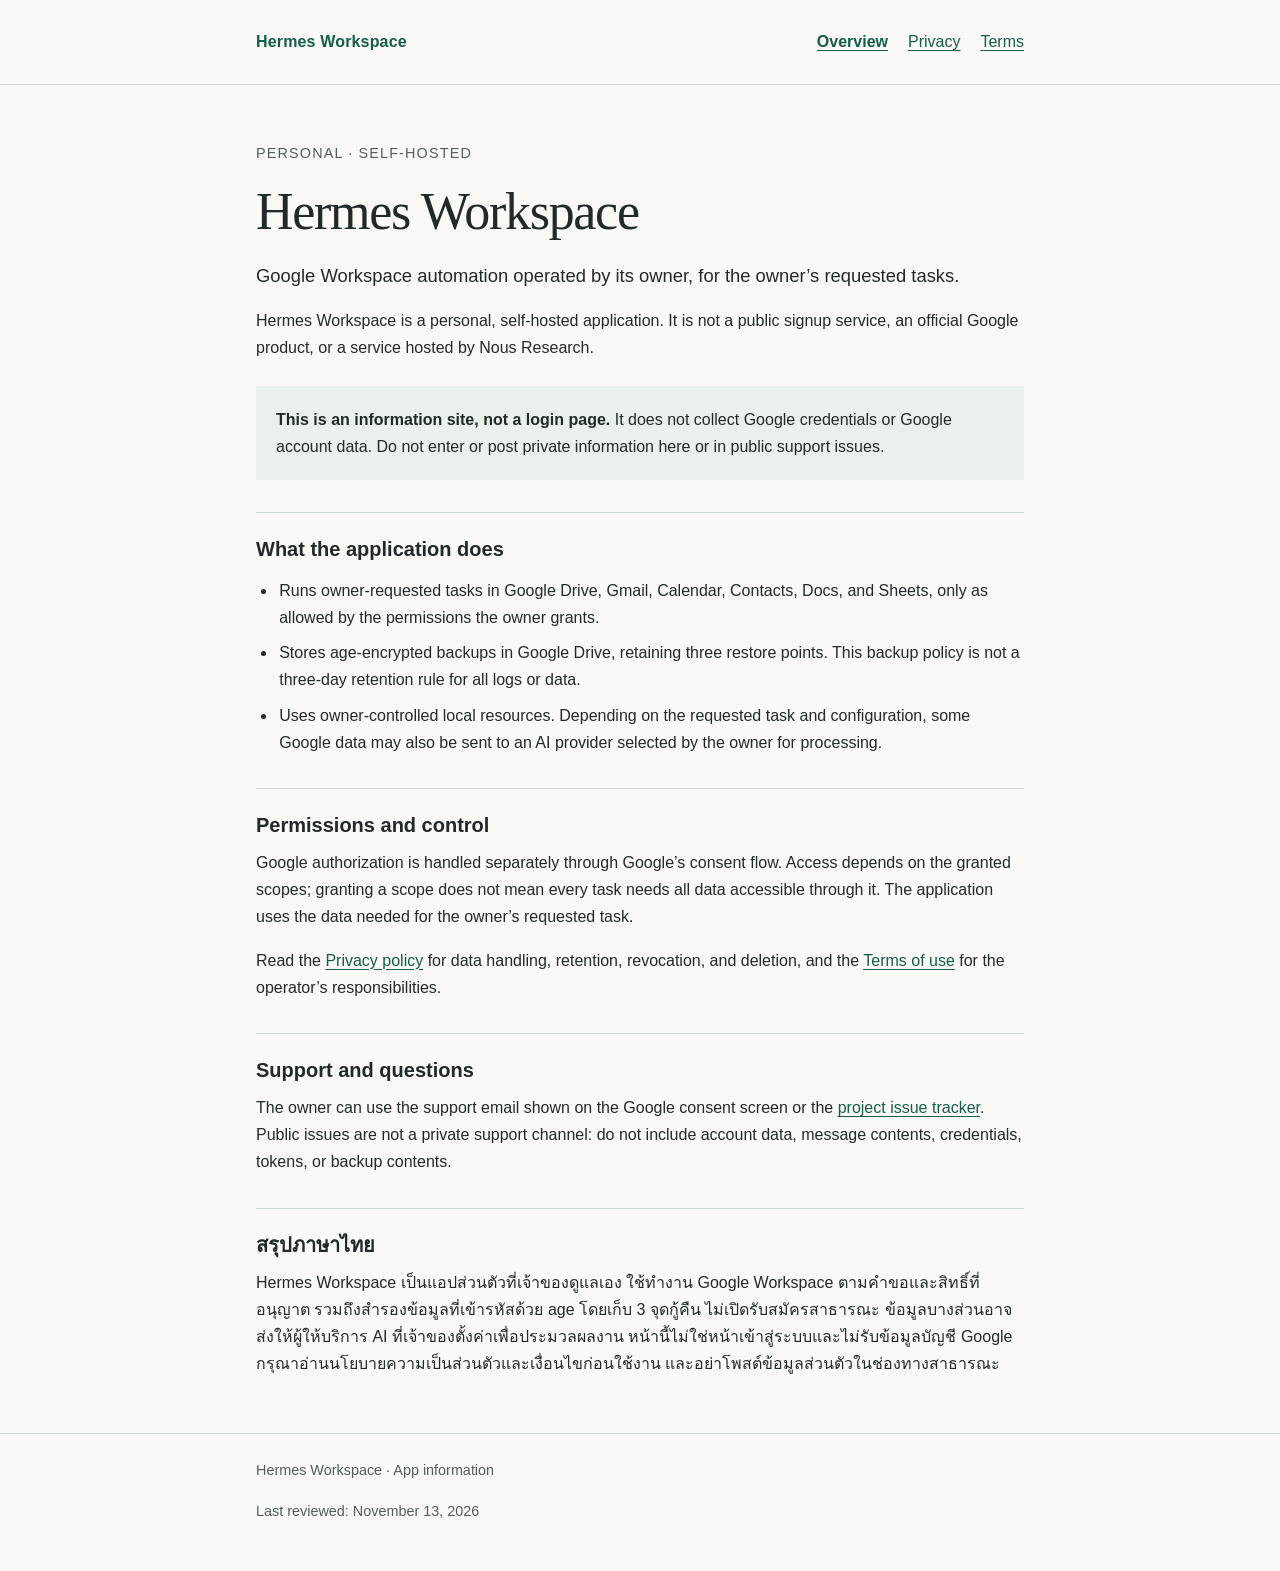
<file: index.html>
<!doctype html>
<html lang="en">
<head>
  <meta charset="utf-8">
  <meta name="viewport" content="width=device-width, initial-scale=1">
  <meta name="description" content="Hermes Workspace: personal, self-hosted Google Workspace automation and encrypted Drive backups.">
  <meta name="referrer" content="no-referrer">
  <title>Hermes Workspace — App information</title>
  <link rel="stylesheet" href="style.css">
</head>
<body>
<a class="skip" href="#main">Skip to content</a>
<header><div class="wrap header-inner">
  <a class="brand" href="index.html">Hermes Workspace</a>
  <nav aria-label="Main navigation"><a href="index.html" aria-current="page">Overview</a><a href="privacy.html">Privacy</a><a href="terms.html">Terms</a></nav>
</div></header>
<main class="wrap" id="main">
  <p class="kicker">Personal · Self-hosted</p>
  <h1>Hermes Workspace</h1>
  <p class="lead">Google Workspace automation operated by its owner, for the owner’s requested tasks.</p>
  <p>Hermes Workspace is a personal, self-hosted application. It is not a public signup service, an official Google product, or a service hosted by Nous Research.</p>
  <div class="notice"><p><strong>This is an information site, not a login page.</strong> It does not collect Google credentials or Google account data. Do not enter or post private information here or in public support issues.</p></div>
  <section aria-labelledby="functions"><h2 id="functions">What the application does</h2>
    <ul>
      <li>Runs owner-requested tasks in Google Drive, Gmail, Calendar, Contacts, Docs, and Sheets, only as allowed by the permissions the owner grants.</li>
      <li>Stores age-encrypted backups in Google Drive, retaining three restore points. This backup policy is not a three-day retention rule for all logs or data.</li>
      <li>Uses owner-controlled local resources. Depending on the requested task and configuration, some Google data may also be sent to an AI provider selected by the owner for processing.</li>
    </ul>
  </section>
  <section aria-labelledby="permissions"><h2 id="permissions">Permissions and control</h2>
    <p>Google authorization is handled separately through Google’s consent flow. Access depends on the granted scopes; granting a scope does not mean every task needs all data accessible through it. The application uses the data needed for the owner’s requested task.</p>
    <p>Read the <a href="privacy.html">Privacy policy</a> for data handling, retention, revocation, and deletion, and the <a href="terms.html">Terms of use</a> for the operator’s responsibilities.</p>
  </section>
  <section aria-labelledby="support"><h2 id="support">Support and questions</h2>
    <p>The owner can use the support email shown on the Google consent screen or the <a href="https://github.com/starlink2569/hermes-workspace-app-info/issues" rel="noreferrer">project issue tracker</a>. Public issues are not a private support channel: do not include account data, message contents, credentials, tokens, or backup contents.</p>
  </section>
  <section lang="th" aria-labelledby="thai"><h2 id="thai">สรุปภาษาไทย</h2>
    <p>Hermes Workspace เป็นแอปส่วนตัวที่เจ้าของดูแลเอง ใช้ทำงาน Google Workspace ตามคำขอและสิทธิ์ที่อนุญาต รวมถึงสำรองข้อมูลที่เข้ารหัสด้วย age โดยเก็บ 3 จุดกู้คืน ไม่เปิดรับสมัครสาธารณะ ข้อมูลบางส่วนอาจส่งให้ผู้ให้บริการ AI ที่เจ้าของตั้งค่าเพื่อประมวลผลงาน หน้านี้ไม่ใช่หน้าเข้าสู่ระบบและไม่รับข้อมูลบัญชี Google กรุณาอ่านนโยบายความเป็นส่วนตัวและเงื่อนไขก่อนใช้งาน และอย่าโพสต์ข้อมูลส่วนตัวในช่องทางสาธารณะ</p>
  </section>
</main>
<footer><div class="wrap"><p>Hermes Workspace · App information</p><p class="reviewed">Last reviewed: <time datetime="2026-11-13">November 13, 2026</time></p></div></footer>
</body>
</html>
</file>
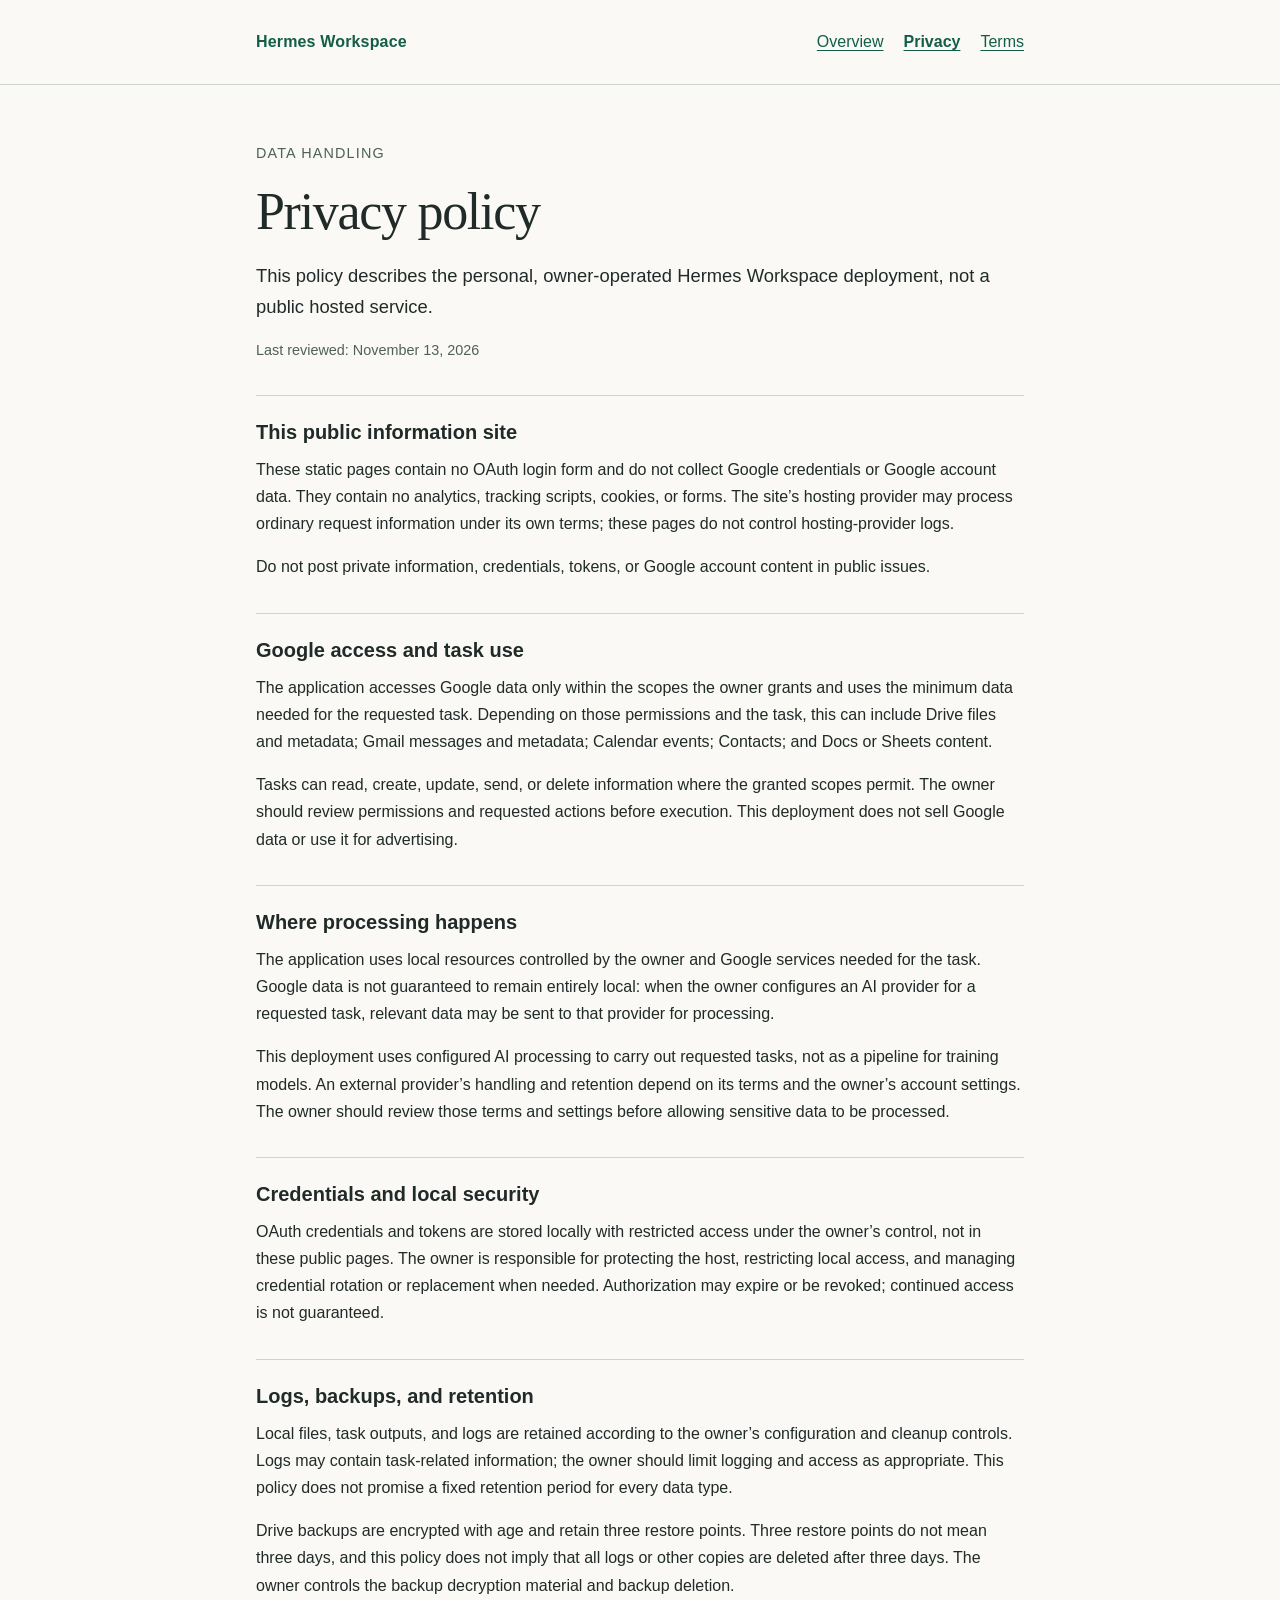
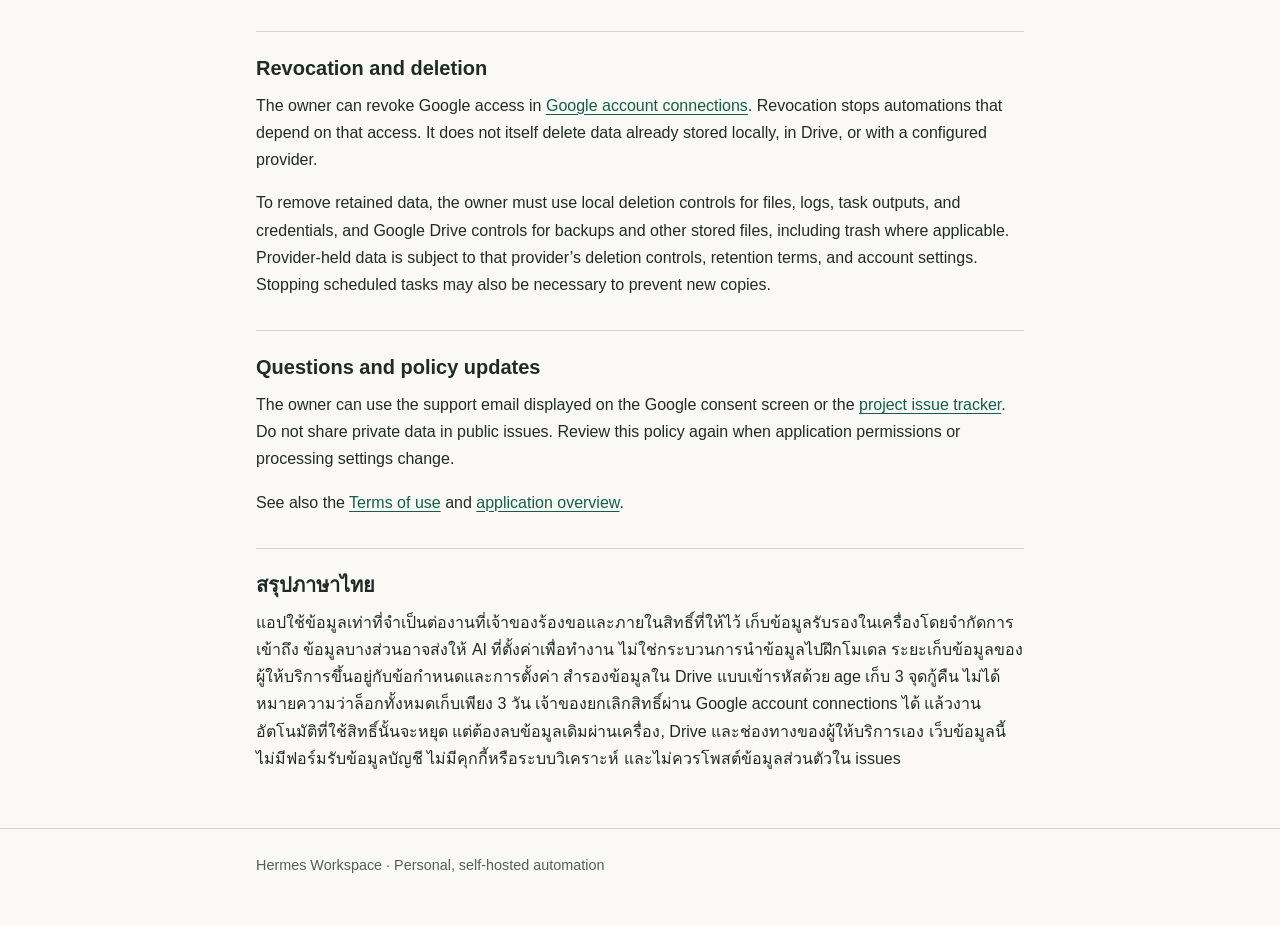
<file: privacy.html>
<!doctype html>
<html lang="en">
<head>
  <meta charset="utf-8">
  <meta name="viewport" content="width=device-width, initial-scale=1">
  <meta name="description" content="Data access, processing, retention, and owner controls for the personal Hermes Workspace application.">
  <meta name="referrer" content="no-referrer">
  <title>Privacy policy — Hermes Workspace</title>
  <link rel="stylesheet" href="style.css">
</head>
<body>
<a class="skip" href="#main">Skip to content</a>
<header><div class="wrap header-inner">
  <a class="brand" href="index.html">Hermes Workspace</a>
  <nav aria-label="Main navigation"><a href="index.html">Overview</a><a href="privacy.html" aria-current="page">Privacy</a><a href="terms.html">Terms</a></nav>
</div></header>
<main class="wrap" id="main">
  <p class="kicker">Data handling</p>
  <h1>Privacy policy</h1>
  <p class="lead">This policy describes the personal, owner-operated Hermes Workspace deployment, not a public hosted service.</p>
  <p class="reviewed">Last reviewed: <time datetime="2026-11-13">November 13, 2026</time></p>
  <section aria-labelledby="site"><h2 id="site">This public information site</h2>
    <p>These static pages contain no OAuth login form and do not collect Google credentials or Google account data. They contain no analytics, tracking scripts, cookies, or forms. The site’s hosting provider may process ordinary request information under its own terms; these pages do not control hosting-provider logs.</p>
    <p>Do not post private information, credentials, tokens, or Google account content in public issues.</p>
  </section>
  <section aria-labelledby="access"><h2 id="access">Google access and task use</h2>
    <p>The application accesses Google data only within the scopes the owner grants and uses the minimum data needed for the requested task. Depending on those permissions and the task, this can include Drive files and metadata; Gmail messages and metadata; Calendar events; Contacts; and Docs or Sheets content.</p>
    <p>Tasks can read, create, update, send, or delete information where the granted scopes permit. The owner should review permissions and requested actions before execution. This deployment does not sell Google data or use it for advertising.</p>
  </section>
  <section aria-labelledby="processing"><h2 id="processing">Where processing happens</h2>
    <p>The application uses local resources controlled by the owner and Google services needed for the task. Google data is not guaranteed to remain entirely local: when the owner configures an AI provider for a requested task, relevant data may be sent to that provider for processing.</p>
    <p>This deployment uses configured AI processing to carry out requested tasks, not as a pipeline for training models. An external provider’s handling and retention depend on its terms and the owner’s account settings. The owner should review those terms and settings before allowing sensitive data to be processed.</p>
  </section>
  <section aria-labelledby="credentials"><h2 id="credentials">Credentials and local security</h2>
    <p>OAuth credentials and tokens are stored locally with restricted access under the owner’s control, not in these public pages. The owner is responsible for protecting the host, restricting local access, and managing credential rotation or replacement when needed. Authorization may expire or be revoked; continued access is not guaranteed.</p>
  </section>
  <section aria-labelledby="retention"><h2 id="retention">Logs, backups, and retention</h2>
    <p>Local files, task outputs, and logs are retained according to the owner’s configuration and cleanup controls. Logs may contain task-related information; the owner should limit logging and access as appropriate. This policy does not promise a fixed retention period for every data type.</p>
    <p>Drive backups are encrypted with age and retain three restore points. Three restore points do not mean three days, and this policy does not imply that all logs or other copies are deleted after three days. The owner controls the backup decryption material and backup deletion.</p>
  </section>
  <section aria-labelledby="controls"><h2 id="controls">Revocation and deletion</h2>
    <p>The owner can revoke Google access in <a href="https://myaccount.google.com/connections" rel="noreferrer">Google account connections</a>. Revocation stops automations that depend on that access. It does not itself delete data already stored locally, in Drive, or with a configured provider.</p>
    <p>To remove retained data, the owner must use local deletion controls for files, logs, task outputs, and credentials, and Google Drive controls for backups and other stored files, including trash where applicable. Provider-held data is subject to that provider’s deletion controls, retention terms, and account settings. Stopping scheduled tasks may also be necessary to prevent new copies.</p>
  </section>
  <section aria-labelledby="contact"><h2 id="contact">Questions and policy updates</h2>
    <p>The owner can use the support email displayed on the Google consent screen or the <a href="https://github.com/starlink2569/hermes-workspace-app-info/issues" rel="noreferrer">project issue tracker</a>. Do not share private data in public issues. Review this policy again when application permissions or processing settings change.</p>
    <p>See also the <a href="terms.html">Terms of use</a> and <a href="index.html">application overview</a>.</p>
  </section>
  <section lang="th" aria-labelledby="thai"><h2 id="thai">สรุปภาษาไทย</h2>
    <p>แอปใช้ข้อมูลเท่าที่จำเป็นต่องานที่เจ้าของร้องขอและภายในสิทธิ์ที่ให้ไว้ เก็บข้อมูลรับรองในเครื่องโดยจำกัดการเข้าถึง ข้อมูลบางส่วนอาจส่งให้ AI ที่ตั้งค่าเพื่อทำงาน ไม่ใช่กระบวนการนำข้อมูลไปฝึกโมเดล ระยะเก็บข้อมูลของผู้ให้บริการขึ้นอยู่กับข้อกำหนดและการตั้งค่า สำรองข้อมูลใน Drive แบบเข้ารหัสด้วย age เก็บ 3 จุดกู้คืน ไม่ได้หมายความว่าล็อกทั้งหมดเก็บเพียง 3 วัน เจ้าของยกเลิกสิทธิ์ผ่าน Google account connections ได้ แล้วงานอัตโนมัติที่ใช้สิทธิ์นั้นจะหยุด แต่ต้องลบข้อมูลเดิมผ่านเครื่อง, Drive และช่องทางของผู้ให้บริการเอง เว็บข้อมูลนี้ไม่มีฟอร์มรับข้อมูลบัญชี ไม่มีคุกกี้หรือระบบวิเคราะห์ และไม่ควรโพสต์ข้อมูลส่วนตัวใน issues</p>
  </section>
</main>
<footer><div class="wrap"><p>Hermes Workspace · Personal, self-hosted automation</p></div></footer>
</body>
</html>
</file>
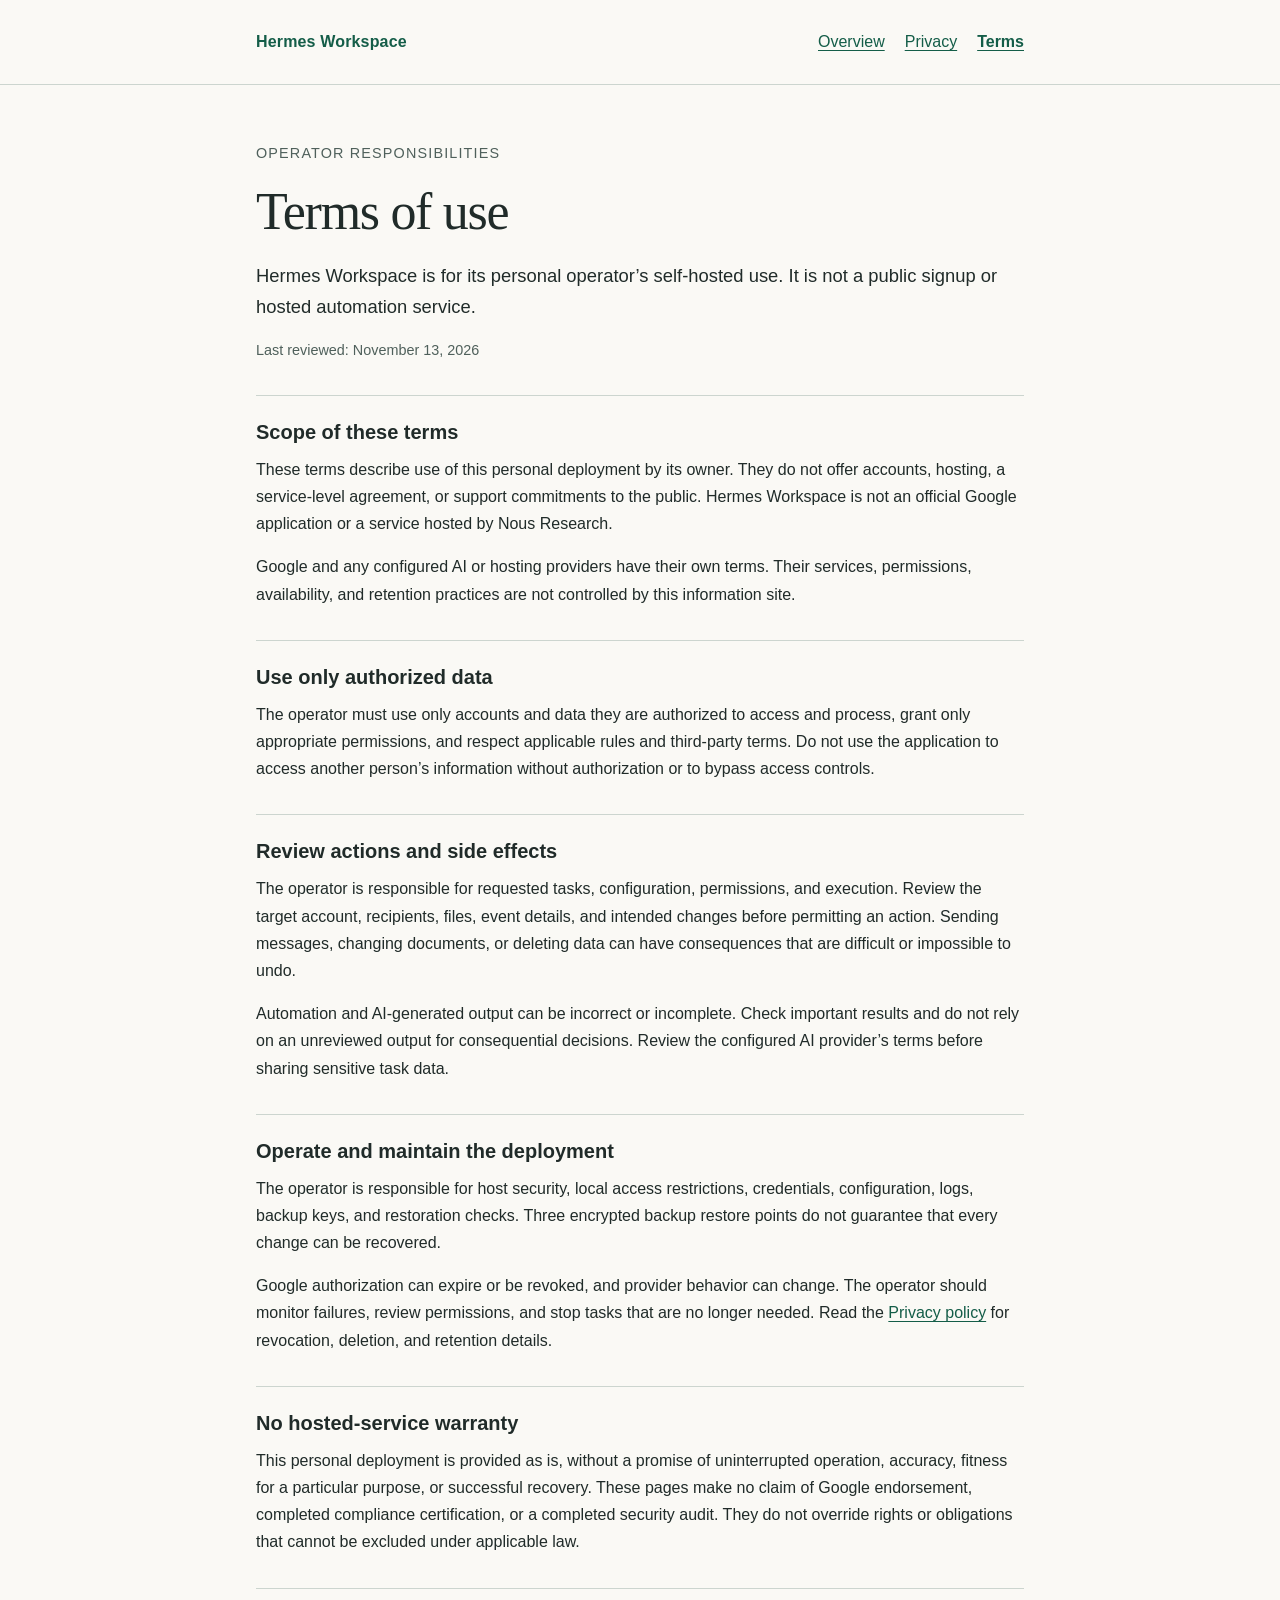
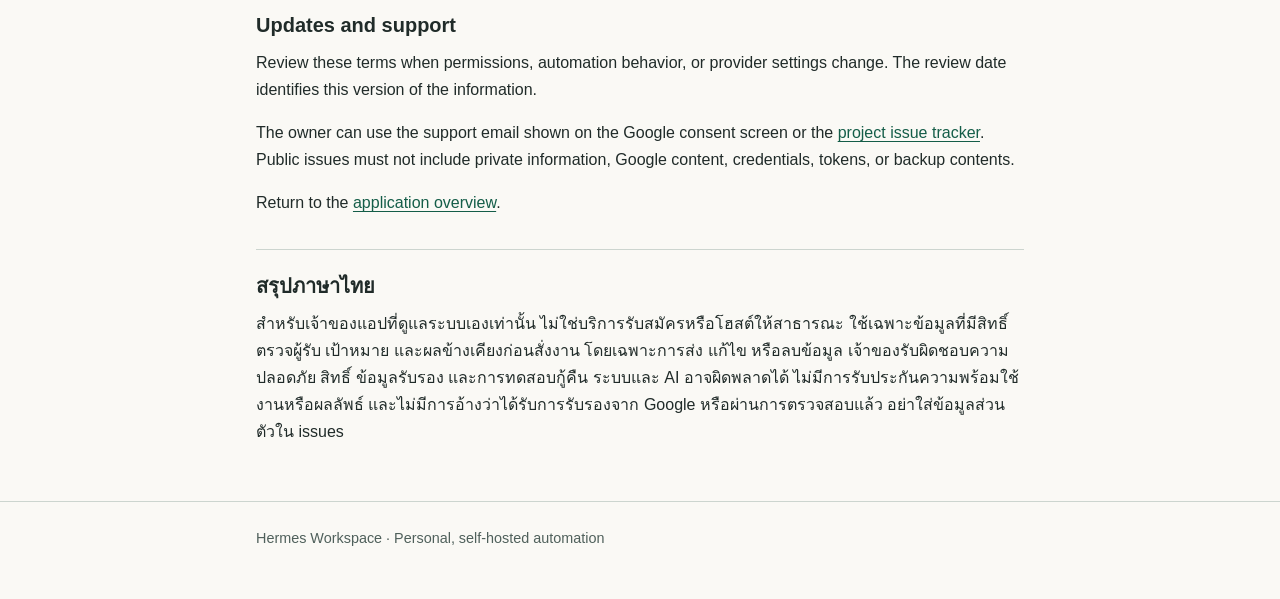
<file: terms.html>
<!doctype html>
<html lang="en">
<head>
  <meta charset="utf-8">
  <meta name="viewport" content="width=device-width, initial-scale=1">
  <meta name="description" content="Terms for the personal operator of Hermes Workspace, a self-hosted Google Workspace automation application.">
  <meta name="referrer" content="no-referrer">
  <title>Terms of use — Hermes Workspace</title>
  <link rel="stylesheet" href="style.css">
</head>
<body>
<a class="skip" href="#main">Skip to content</a>
<header><div class="wrap header-inner">
  <a class="brand" href="index.html">Hermes Workspace</a>
  <nav aria-label="Main navigation"><a href="index.html">Overview</a><a href="privacy.html">Privacy</a><a href="terms.html" aria-current="page">Terms</a></nav>
</div></header>
<main class="wrap" id="main">
  <p class="kicker">Operator responsibilities</p>
  <h1>Terms of use</h1>
  <p class="lead">Hermes Workspace is for its personal operator’s self-hosted use. It is not a public signup or hosted automation service.</p>
  <p class="reviewed">Last reviewed: <time datetime="2026-11-13">November 13, 2026</time></p>
  <section aria-labelledby="scope"><h2 id="scope">Scope of these terms</h2>
    <p>These terms describe use of this personal deployment by its owner. They do not offer accounts, hosting, a service-level agreement, or support commitments to the public. Hermes Workspace is not an official Google application or a service hosted by Nous Research.</p>
    <p>Google and any configured AI or hosting providers have their own terms. Their services, permissions, availability, and retention practices are not controlled by this information site.</p>
  </section>
  <section aria-labelledby="authorized"><h2 id="authorized">Use only authorized data</h2>
    <p>The operator must use only accounts and data they are authorized to access and process, grant only appropriate permissions, and respect applicable rules and third-party terms. Do not use the application to access another person’s information without authorization or to bypass access controls.</p>
  </section>
  <section aria-labelledby="actions"><h2 id="actions">Review actions and side effects</h2>
    <p>The operator is responsible for requested tasks, configuration, permissions, and execution. Review the target account, recipients, files, event details, and intended changes before permitting an action. Sending messages, changing documents, or deleting data can have consequences that are difficult or impossible to undo.</p>
    <p>Automation and AI-generated output can be incorrect or incomplete. Check important results and do not rely on an unreviewed output for consequential decisions. Review the configured AI provider’s terms before sharing sensitive task data.</p>
  </section>
  <section aria-labelledby="security"><h2 id="security">Operate and maintain the deployment</h2>
    <p>The operator is responsible for host security, local access restrictions, credentials, configuration, logs, backup keys, and restoration checks. Three encrypted backup restore points do not guarantee that every change can be recovered.</p>
    <p>Google authorization can expire or be revoked, and provider behavior can change. The operator should monitor failures, review permissions, and stop tasks that are no longer needed. Read the <a href="privacy.html">Privacy policy</a> for revocation, deletion, and retention details.</p>
  </section>
  <section aria-labelledby="warranty"><h2 id="warranty">No hosted-service warranty</h2>
    <p>This personal deployment is provided as is, without a promise of uninterrupted operation, accuracy, fitness for a particular purpose, or successful recovery. These pages make no claim of Google endorsement, completed compliance certification, or a completed security audit. They do not override rights or obligations that cannot be excluded under applicable law.</p>
  </section>
  <section aria-labelledby="updates"><h2 id="updates">Updates and support</h2>
    <p>Review these terms when permissions, automation behavior, or provider settings change. The review date identifies this version of the information.</p>
    <p>The owner can use the support email shown on the Google consent screen or the <a href="https://github.com/starlink2569/hermes-workspace-app-info/issues" rel="noreferrer">project issue tracker</a>. Public issues must not include private information, Google content, credentials, tokens, or backup contents.</p>
    <p>Return to the <a href="index.html">application overview</a>.</p>
  </section>
  <section lang="th" aria-labelledby="thai"><h2 id="thai">สรุปภาษาไทย</h2>
    <p>สำหรับเจ้าของแอปที่ดูแลระบบเองเท่านั้น ไม่ใช่บริการรับสมัครหรือโฮสต์ให้สาธารณะ ใช้เฉพาะข้อมูลที่มีสิทธิ์ ตรวจผู้รับ เป้าหมาย และผลข้างเคียงก่อนสั่งงาน โดยเฉพาะการส่ง แก้ไข หรือลบข้อมูล เจ้าของรับผิดชอบความปลอดภัย สิทธิ์ ข้อมูลรับรอง และการทดสอบกู้คืน ระบบและ AI อาจผิดพลาดได้ ไม่มีการรับประกันความพร้อมใช้งานหรือผลลัพธ์ และไม่มีการอ้างว่าได้รับการรับรองจาก Google หรือผ่านการตรวจสอบแล้ว อย่าใส่ข้อมูลส่วนตัวใน issues</p>
  </section>
</main>
<footer><div class="wrap"><p>Hermes Workspace · Personal, self-hosted automation</p></div></footer>
</body>
</html>
</file>
<file: style.css>
:root {
  color-scheme: light;
  --paper: #faf9f5;
  --ink: #202b29;
  --muted: #4f605b;
  --line: #ccd5cf;
  --accent: #145d48;
}
* { box-sizing: border-box; }
body { margin: 0; background: var(--paper); color: var(--ink); font-family: Arial, "Thonburi", sans-serif; font-size: 1rem; line-height: 1.7; }
a { color: var(--accent); text-underline-offset: .2em; overflow-wrap: anywhere; }
a:hover { text-decoration-thickness: .15em; }
a:focus-visible { outline: 3px solid var(--accent); outline-offset: 4px; }
.wrap { width: min(100% - 2.5rem, 48rem); margin-inline: auto; }
header { border-bottom: 1px solid var(--line); padding-block: 1.25rem; }
.brand { display: inline-flex; align-items: center; min-height: 44px; font-weight: 700; text-decoration: none; letter-spacing: .01em; }
nav { display: flex; flex-wrap: wrap; gap: .25rem 1.25rem; }
nav a { display: inline-flex; min-height: 44px; align-items: center; }
nav a[aria-current="page"] { font-weight: 700; }
main { padding-block: 2.5rem 3.5rem; }
h1, h2 { line-height: 1.2; text-wrap: balance; }
h1 { font-family: Georgia, "Thonburi", serif; font-size: clamp(2.1rem, 7vw, 3.25rem); font-weight: 400; margin: .5rem 0 1rem; letter-spacing: -.025em; }
h2 { font-size: 1.25rem; margin: 0 0 .75rem; }
p { margin: 0 0 1rem; }
.kicker, .reviewed { color: var(--muted); font-size: .9rem; }
.kicker { letter-spacing: .08em; text-transform: uppercase; }
.lead { font-size: 1.15rem; }
section { margin-top: 2rem; padding-top: 1.5rem; border-top: 1px solid var(--line); }
ul { padding-left: 1.3rem; }
li { padding-left: .15rem; margin-block: .5rem; }
.notice { background: #eaf0ea; padding: 1.25rem; margin-block: 1.5rem; }
.notice p:last-child, section p:last-child { margin-bottom: 0; }
footer { border-top: 1px solid var(--line); padding-block: 1.5rem 2rem; color: var(--muted); font-size: .9rem; }
.skip { position: absolute; left: 1rem; top: -8rem; background: var(--paper); padding: .75rem; }
.skip:focus { top: .5rem; }
@media (min-width: 40rem) { .header-inner { display: flex; justify-content: space-between; align-items: center; gap: 1rem; } main { padding-top: 3.5rem; } }
@media print { body { background: white; font-size: 12pt; } .wrap { width: 100%; } nav, .skip { display: none; } main { padding-block: 1rem; } section { break-inside: avoid; } }
</file>
